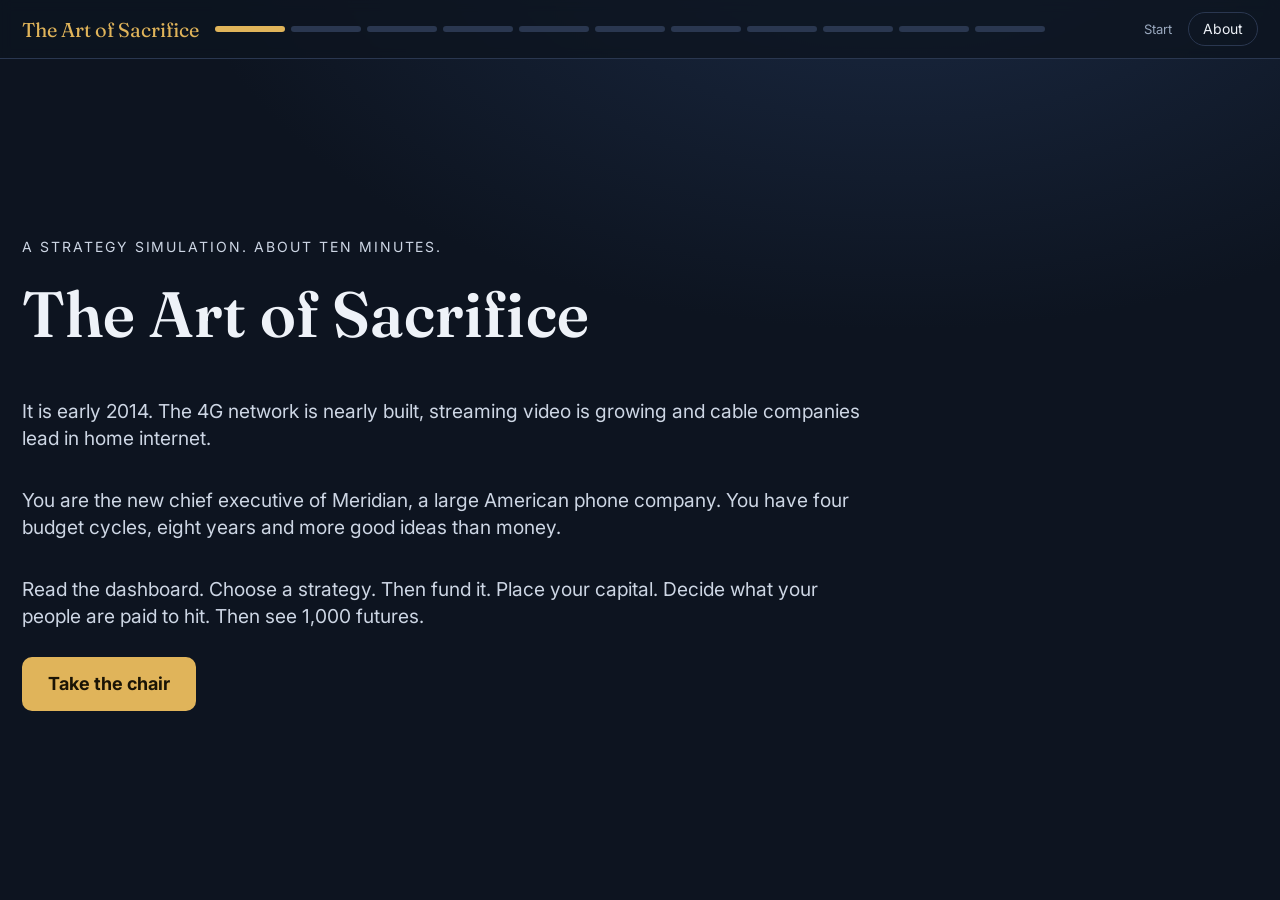
<file: index.html>
<!DOCTYPE html>
<html lang="en"><head><meta charset="utf-8"><meta name="viewport" content="width=device-width,initial-scale=1">
<title>The Art of Sacrifice</title>
<meta name="description" content="A ten minute strategy simulation. It is 2014. Choose a strategy for a telecom, fund it, choose what to measure, and see 1,000 futures.">
<link rel="preconnect" href="https://fonts.googleapis.com"><link rel="preconnect" href="https://fonts.gstatic.com" crossorigin>
<link href="https://fonts.googleapis.com/css2?family=Fraunces:opsz,wght@9..144,500;9..144,600&family=Inter:wght@400;500;600;700&display=swap" rel="stylesheet">
<style>:root{--bg:#0d1420;--panel:#141d2d;--panel2:#1a2538;--line:#2a3750;--ink:#eef2f8;--mute:#9aa8be;--brass:#e0b45a;--cy:#5cc8e8;--red:#ef6a5a;--green:#6fd08c;--amber:#f0a94a}
*{box-sizing:border-box}html,body{margin:0;height:100%}
body{background:radial-gradient(1200px 700px at 70% -10%,#1b2a44 0,var(--bg) 60%);color:var(--ink);font:16px/1.45 Inter,system-ui,sans-serif;-webkit-font-smoothing:antialiased}
h1,h2,h3{font-family:Fraunces,Georgia,serif;font-weight:600;margin:0 0 .4em;letter-spacing:.2px}
h1{font-size:clamp(34px,5vw,68px);line-height:1.02}h2{font-size:clamp(22px,2.2vw,32px)}h3{font-size:18px}
p{margin:.4em 0}.mute{color:var(--mute)}.small{font-size:13px}
button{font:inherit;color:inherit;cursor:pointer}
.top{display:flex;align-items:center;gap:16px;padding:12px 22px;border-bottom:1px solid var(--line);background:rgba(13,20,32,.8);position:sticky;top:0;z-index:5;backdrop-filter:blur(6px)}
.brand{font-family:Fraunces,serif;font-size:20px;color:var(--brass);white-space:nowrap}
.dots{display:flex;gap:6px;flex:1;align-items:center;min-width:0}
.dot{height:6px;flex:1;max-width:70px;border-radius:3px;background:var(--line)}.dot.on{background:var(--brass)}.dot.done{background:#7d6a3c}
.stepname{color:var(--mute);font-size:13px;white-space:nowrap}
.ghost{background:transparent;border:1px solid var(--line);border-radius:999px;padding:6px 14px;font-size:14px}
.ghost:hover{border-color:var(--brass)}
main{max-width:1500px;margin:0 auto;padding:22px}
.hero{min-height:calc(100vh - 120px);display:grid;align-content:center;gap:18px;max-width:900px}
.hero p{font-size:clamp(17px,1.5vw,22px);color:#cdd6e4;max-width:44em}
.cta{background:var(--brass);color:#1a1405;border:0;border-radius:10px;padding:14px 26px;font-weight:700;font-size:18px;justify-self:start}
.cta:disabled{opacity:.35;cursor:not-allowed}.cta:hover:not(:disabled){filter:brightness(1.08)}
.card{background:var(--panel);border:1px solid var(--line);border-radius:14px;padding:18px}
.grid{display:grid;gap:16px}.g2{grid-template-columns:1fr 1fr}.g3{grid-template-columns:repeat(3,1fr)}.g4{grid-template-columns:repeat(4,1fr)}
.tile b{display:block;font-family:Fraunces,serif;font-size:22px;color:var(--brass);margin:2px 0}
.tile .k{font-size:13px;text-transform:uppercase;letter-spacing:.08em;color:var(--mute)}
fieldset{border:0;padding:0;margin:14px 0 0}legend{font-family:Fraunces,serif;font-size:22px;padding:0;margin-bottom:10px}
.choice{display:block;position:relative;margin:8px 0}
.choice input{position:absolute;opacity:0;inset:0;width:100%;height:100%;cursor:pointer;margin:0}
.choice span{display:block;border:1px solid var(--line);background:var(--panel2);border-radius:10px;padding:12px 14px}
.choice input:checked+span{border-color:var(--brass);box-shadow:0 0 0 1px var(--brass) inset}
.choice input:focus-visible+span{outline:2px solid var(--cy)}
.strat{cursor:pointer;text-align:left;background:var(--panel);border:1px solid var(--line);border-radius:14px;padding:18px;display:block;width:100%}
.strat.sel{border-color:var(--brass);box-shadow:0 0 0 1px var(--brass) inset}.strat h3{color:var(--brass);font-size:22px}
.strat .k{font-size:12px;text-transform:uppercase;letter-spacing:.08em;color:var(--mute);margin-top:8px}
.fb{border-left:3px solid var(--brass);padding:8px 14px;margin-top:12px;background:var(--panel2);border-radius:0 10px 10px 0}
.board{display:grid;grid-template-columns:minmax(0,1.35fr) minmax(0,1fr);gap:16px;align-items:start}
.news{display:flex;gap:14px;align-items:baseline;margin-bottom:12px;flex-wrap:wrap}
.news .yr{font-family:Fraunces,serif;font-size:26px;color:var(--brass);white-space:nowrap}
.row{display:grid;grid-template-columns:minmax(0,1fr) auto;gap:10px;align-items:center;padding:6px 0;border-top:1px solid var(--line)}
.row:first-of-type{border-top:0}.row .nm{font-weight:600}.row .nt{font-size:13px;color:var(--mute)}
.step{display:flex;align-items:center;gap:8px}
.step button{width:40px;height:40px;border-radius:10px;border:1px solid var(--line);background:var(--panel2);font-size:22px;line-height:1}
.step button:disabled{opacity:.3;cursor:not-allowed}.step .n{width:34px;text-align:center;font:600 22px Fraunces,serif}
.chips{display:flex;gap:3px;flex-wrap:wrap;margin-top:5px;min-height:12px}
.chip{width:12px;height:12px;border-radius:50%;background:var(--brass);box-shadow:0 0 6px rgba(224,180,90,.6)}
.chip.b{background:var(--red);box-shadow:0 0 6px rgba(239,106,90,.6)}
.deal{border:1px solid var(--line);background:var(--panel2);border-radius:10px;padding:9px 14px;font-weight:600;min-width:128px}
.deal.on{background:var(--brass);color:#1a1405;border-color:var(--brass)}.deal:disabled{opacity:.35;cursor:not-allowed}
.borrow{border:1px dashed var(--red);border-radius:12px;padding:4px 12px;margin-top:10px;background:rgba(239,106,90,.06)}
.borrow .row{border:0}
.meter{display:flex;justify-content:space-between;align-items:center;gap:12px;margin-top:12px;flex-wrap:wrap}
.left{font:600 20px Fraunces,serif}.left.bad{color:var(--red)}.left.ok{color:var(--green)}
.kp{display:flex;flex-wrap:wrap;gap:8px;margin-top:8px}
.kp button{border:1px solid var(--line);background:var(--panel2);border-radius:999px;padding:8px 14px;font-size:15px}
.kp button.on{background:var(--cy);color:#04202a;border-color:var(--cy);font-weight:600}
canvas{display:block;width:100%}
.stat{display:flex;justify-content:space-between;gap:10px;padding:5px 0;font-size:15px}.stat b{font-family:Fraunces,serif}
.memo{border-left:3px solid var(--line);padding:7px 12px;margin:8px 0;background:var(--panel2);border-radius:0 8px 8px 0}
.memo.fits{border-color:var(--green)}.memo.conflicts{border-color:var(--red)}
.memo .t{font-size:12px;text-transform:uppercase;letter-spacing:.08em;color:var(--mute)}
.memo.fits .t i{color:var(--green);font-style:normal}.memo.conflicts .t i{color:var(--red);font-style:normal}
.overlay{position:fixed;inset:0;background:rgba(5,9,16,.72);display:grid;place-items:center;z-index:20;padding:16px;overflow:auto}
.modal{background:var(--panel);border:1px solid var(--line);border-radius:16px;padding:22px;max-width:860px;width:100%;max-height:92vh;overflow:auto}
.bars .b{display:grid;grid-template-columns:150px 1fr 60px;gap:10px;align-items:center;margin:8px 0}
.bars .tr{height:12px;background:var(--panel2);border-radius:6px;overflow:hidden}.bars .tr i{display:block;height:100%;background:var(--brass)}
.big{font:600 clamp(48px,6vw,88px)/1 Fraunces,serif;color:var(--brass)}
.pill{display:inline-block;border:1px solid var(--line);border-radius:999px;padding:4px 12px;margin:3px 4px 3px 0;font-size:14px}
.pill.no{border-color:var(--brass);color:var(--brass)}
table{border-collapse:collapse;width:100%}th,td{text-align:left;padding:9px 10px;border-top:1px solid var(--line);vertical-align:top}th{color:var(--mute);font-weight:500;font-size:13px;text-transform:uppercase;letter-spacing:.06em}
.tl{display:grid;grid-template-columns:72px 1fr;gap:6px 14px;margin:10px 0}.tl .y{font:600 22px Fraunces,serif;color:var(--brass)}
a{color:var(--cy)}sup a{text-decoration:none;font-size:12px}
.foot{display:flex;gap:12px;justify-content:space-between;align-items:center;margin-top:18px;flex-wrap:wrap}
@media (max-width:900px){main{padding:14px}.board,.g2,.g3,.g4{grid-template-columns:1fr}.stepname{display:none}.top{padding:10px 14px;gap:10px}.brand{font-size:16px}.bars .b{grid-template-columns:110px 1fr 48px}.tl{grid-template-columns:56px 1fr}.deal{min-width:104px}}
@media (prefers-reduced-motion:reduce){*{animation:none!important;transition:none!important}}

#gave{width:100%;padding:10px 12px;border-radius:10px;border:1px solid var(--line,#444);background:transparent;color:inherit;font:inherit}#gave option{color:#111}.ef{margin-top:8px}
</style></head>
<body><header class="top"><div class="brand">The Art of Sacrifice</div><div class="dots" id="dots" aria-hidden="true"></div><div class="stepname" id="stepname"></div><button class="ghost" id="aboutBtn">About</button></header>
<main id="app"></main><div id="ov"></div>
<script>// Illustrative model of a generic telecom in 2014. Not a forecast and not a model of any real company.
const CHIP_B = 4;
const OPTS = ['fiber','wireless','enterprise','legacy','ptv','media','cable','abroad','dividend','debt'];
const DEALS = ['ptv','media','cable','abroad'];
const KPIS = ['adds','rev','margin','fcf','churn','homes','video','biz','intl','lev'];
const DEAL_COST = { ptv: 8, media: 12, cable: 10, abroad: 8 };
const START = { debt: 6, base: 11, wireless: 50, legacy: 30, divExpected: 3, borrowMax: 6 };
const Z = { fiber:0, wireless:0, enterprise:0, legacy:0, ptv:0, media:0, cable:0, abroad:0, dividend:.5, debt:.5 };
const fit = o => Object.assign({}, Z, o);
const FIT = {
  network:   fit({ fiber:1, wireless:1, enterprise:.5 }),
  bundle:    fit({ ptv:1, wireless:1, fiber:.5 }),
  content:   fit({ media:1, wireless:1, ptv:.5, fiber:.5 }),
  broadband: fit({ cable:1, fiber:1, wireless:.5 }),
  abroad:    fit({ abroad:1, wireless:1 }),
  business:  fit({ enterprise:1, wireless:1, fiber:.5 })
};
const KZ = { adds:0, rev:0, margin:0, fcf:0, churn:0, homes:0, video:0, biz:0, intl:0, lev:.5 };
const kfit = o => Object.assign({}, KZ, o);
const KFIT = {
  network:   kfit({ churn:1, homes:1, adds:.5 }),
  bundle:    kfit({ video:1, churn:1, adds:1, rev:.5, fcf:.5 }),
  content:   kfit({ rev:1, video:.5, churn:.5, adds:.5, fcf:.5 }),
  broadband: kfit({ homes:1, churn:1, rev:.5, adds:.5 }),
  abroad:    kfit({ intl:1, adds:1, rev:.5, fcf:.5 }),
  business:  kfit({ biz:1, churn:1, rev:.5 })
};
// Tuned so each strategy, fully funded and measured to match, has a similar middle result.
const P = { fiberTake: 2.0, entTake: 2.05, wGrow: .04, tvSyn: .036, mediaMu: 1.16, mediaSyn: .012, cableMu: 1.13, abroadMu: 1.14, block: .15,
            side: { 1: 1, .5: .85, 0: .65 }, dealSide: { 1: 0, .5: -.04, 0: -.10 }, unfunded: .88 };
function rng(seed){ let a = seed>>>0; return function(){ a |= 0; a = a + 0x6D2B79F5 | 0; let t = Math.imul(a ^ a>>>15, 1|a); t = t + Math.imul(t ^ t>>>7, 61|t) ^ t; return ((t ^ t>>>14)>>>0)/4294967296; }; }
function gauss(r){ let u=0,v=0; while(u===0)u=r(); while(v===0)v=r(); return Math.sqrt(-2*Math.log(u))*Math.cos(2*Math.PI*v); }
function emptyAlloc(){ const a = { borrow:0 }; OPTS.forEach(o=>a[o]=0); return a; }
function ledger(rounds){
  let debt = START.debt; const out = []; const at = { ptv:-1, media:-1, cable:-1, abroad:-1 };
  for (let t=0; t<4; t++){
    const drag = Math.floor(debt/6); let cash = 0;
    if (at.ptv>=0 && t-at.ptv>=1 && t-at.ptv<=2) cash += 1;
    ['media','cable','abroad'].forEach(d => { if (at[d]>=0 && t-at[d]>=1) cash += 1; });
    const a = rounds[t]; const owned = {}; DEALS.forEach(d => owned[d] = at[d]>=0);
    out.push({ debtStart: debt, drag, cash, base: START.base - drag + cash, owned });
    if (!a) break;
    DEALS.forEach(d => { if (a[d]>0 && at[d]<0) at[d] = t; });
    debt = Math.max(0, debt + a.borrow - a.debt);
  }
  return out;
}
function spent(a){ let s = 0; OPTS.forEach(o => s += a[o]); return s; }
function drawFuture(r){
  const four = sd => [0,1,2,3].map(()=> gauss(r)*sd);
  return { cord: r()*.30, war: r()*.05, take: Math.exp(.25*gauss(r) - .03125), ent: Math.exp(.35*gauss(r) - .06125), rates: r()*.35,
           hits: four(.3), cab: four(.12), fx: four(.28), blocked: r() < P.block };
}
function coreShare(rounds, strategy){ let c = 0, all = 0; rounds.forEach(a => OPTS.forEach(o => { all += a[o]; if (strategy && FIT[strategy][o]===1) c += a[o]; })); return all ? c/all : 0; }
function valueOf(rounds, kpis, strategy, f){
  const F = strategy ? FIT[strategy] : null, side = o => F ? P.side[F[o]] : 1, dside = o => F ? P.dealSide[F[o]] : 0;
  const funded = !strategy || coreShare(rounds, strategy) >= .5, cm = o => (F && F[o]===1 && !funded) ? P.unfunded : 1;
  let W = START.wireless, L = START.legacy, debt = START.debt, harvest = 0, divPaid = 0, divCut = false, divPenalty = 0;
  let fiberVal = 0, fiberChips = 0, entVal = 0, entChips = 0; const own = { ptv:0, media:0, cable:0, abroad:0 };
  const maturity = [1, 1, .8, .5];
  for (let t=0; t<4; t++){
    const a = rounds[t], k = kpis[t] || [], has = id => k.indexOf(id)>=0;
    let kBuild = 1; if (has('margin')) kBuild *= .85; if (has('fcf')) kBuild *= .85; if (has('rev')) kBuild *= .95;
    let take = f.take * P.fiberTake; if (has('homes')) take *= .93; if (has('churn')) take *= 1.05;
    const fEff = a.fiber * kBuild * (has('homes') ? 1.1 : 1);
    fiberChips += fEff; fiberVal += fEff * take * maturity[t] * side('fiber') * cm('fiber');
    const eEff = a.enterprise * kBuild; let et = f.ent * P.entTake; if (has('biz')) et *= 1.08;
    entChips += eEff; entVal += eEff * et * maturity[t] * side('enterprise') * cm('enterprise');
    let war = f.war; if (has('churn')) war *= .7; if (has('adds')) war *= .6;
    const w = a.wireless * kBuild * (t===2 ? 1.25 : 1);
    let g = w>=2 ? (P.wGrow*Math.min(w-2,3) + .015*Math.max(0,w-5)) * side('wireless') * cm('wireless') : -.06*(2-w);
    if (has('adds')) g -= .012;
    if (own.ptv>0 && F && F.ptv===1) g += P.tvSyn * (1.5 - 3.3*f.cord) * cm('ptv');
    if (own.media>0 && F && F.media===1) g += P.mediaSyn * cm('media');
    W *= (1 + g - war);
    L *= .78; harvest += a.legacy * .8 * (has('margin') ? 1.15 : 1);
    if (own.ptv>0){ let d = f.cord - dside('ptv'); if (has('video')) d *= .8; own.ptv *= (1-d) * (has('video') ? .975 : 1) * cm('ptv'); }
    if (own.media>0) own.media *= Math.max(.3, P.mediaMu + f.hits[t] + dside('media')) * cm('media');
    if (own.cable>0) own.cable *= Math.max(.5, P.cableMu + f.cab[t] + dside('cable') + (has('homes') ? .01 : 0)) * cm('cable');
    if (own.abroad>0) own.abroad *= Math.max(.3, P.abroadMu + f.fx[t] + dside('abroad') + (has('intl') ? .02 : 0)) * cm('abroad');
    DEALS.forEach(d => { if (a[d]>0 && own[d]===0) own[d] = DEAL_COST[d]; });
    if (a.cable>0 && f.blocked) own.cable = -1; // regulators block the deal
    divPaid += a.dividend;
    if (a.dividend < START.divExpected){ if (!divCut){ divPenalty += 3; divCut = true; } divPenalty += .3*(START.divExpected - a.dividend); }
    debt = Math.max(0, debt + a.borrow - a.debt);
  }
  let cableVal = own.cable; if (own.cable===-1) cableVal = DEAL_COST.cable - 1.5;
  if (fiberChips >= 12) fiberVal *= 1.15; if (entChips >= 8) entVal *= 1.1;
  let levN = 0; kpis.forEach(k => { if ((k||[]).indexOf('lev')>=0) levN++; }); const rs = f.rates * (1 - .2*levN/4);
  const debtPen = debt + Math.max(0, debt-10)*rs + Math.max(0, debt-14)*.8;
  const cashBack = own.cable===-1 ? 0 : 0;
  const parts = { wireless: W, fiber: fiberVal, enterprise: entVal, legacy: L + harvest, ptv: own.ptv, media: own.media, cable: cableVal, abroad: own.abroad, dividend: divPaid - divPenalty, debt: -debtPen };
  let v = cashBack; for (const p in parts) v += parts[p];
  return { v, parts, endDebt: debt };
}
const STATUS_QUO = [0,1,2,3].map(()=>Object.assign(emptyAlloc(), { wireless:2, legacy:3, dividend:3, debt:2 }));
function futures(seed, n){ const r = rng(seed); const out = []; for (let i=0;i<n;i++) out.push(drawFuture(r)); return out; }
function simulate(rounds, kpis, strategy, fut, base){
  const vals = fut.map(f => valueOf(rounds, kpis, strategy, f).v / base * 100);
  const s = vals.slice().sort((a,b)=>a-b); const q = p => s[Math.min(s.length-1, Math.floor(p*s.length))];
  return { vals, p10: q(.1), p50: q(.5), p90: q(.9), beat: vals.filter(x=>x>=100).length / vals.length };
}
function baseline(fut){ const s = fut.map(f=>valueOf(STATUS_QUO, [[],[],[],[]], null, f).v).sort((a,b)=>a-b); return s[Math.floor(s.length/2)]; }
function project(rounds, kpis){
  const R = rounds.slice(), K = kpis.slice(); const last = R[R.length-1], lk = K[K.length-1];
  while (R.length<4){ const c = Object.assign({}, last); DEALS.forEach(d=>c[d]=0); R.push(c); K.push(lk); }
  return { R, K };
}
function coherence(rounds, kpis, strategy){
  const tot = emptyAlloc(); let all = 0, borrowed = 0;
  rounds.forEach(a => { OPTS.forEach(o => { tot[o] += a[o]; all += a[o]; }); borrowed += a.borrow; });
  let f = 0; OPTS.forEach(o => f += tot[o] * FIT[strategy][o]); f = all ? f/all : 0;
  const core = coreShare(rounds, strategy);
  const sorted = OPTS.map(o=>tot[o]).sort((a,b)=>b-a); const top2 = all ? (sorted[0]+sorted[1])/all : 0;
  let kf = 0, kn = 0; kpis.forEach(k => k.forEach(id => { kf += KFIT[strategy][id]; kn++; })); kf = kn ? kf/kn : 0;
  const led = ledger(rounds); const last = rounds[3];
  const endDebt = Math.max(0, led[3].debtStart + last.borrow - last.debt);
  const bal = Math.max(0, Math.min(1, 1 - (endDebt-10)/12));
  const said_no = OPTS.filter(o => tot[o]===0);
  const pts = { fit: 45*Math.min(1, f/.85), measures: 25*kf, focus: 15*Math.min(1, top2/.6), balance: 15*bal };
  const moved = (() => { const a = rounds[0], q = STATUS_QUO[0]; let d = 0; OPTS.forEach(o => d += Math.abs(a[o]-q[o])); return d / (spent(a) + spent(q)); })();
  return { score: Math.round(pts.fit+pts.measures+pts.focus+pts.balance), pts, tot, all, borrowed, endDebt, said_no, top2, core, funded: core>=.5, moved };
}
const Model = { CHIP_B, OPTS, DEALS, KPIS, DEAL_COST, START, FIT, KFIT, P, emptyAlloc, ledger, spent, futures, simulate, baseline, project, coherence, coreShare, valueOf, STATUS_QUO, rng };
if (typeof module !== 'undefined') module.exports = Model; else globalThis.Model = Model;

const C = {
  company: 'Meridian',
  opts: {
    fiber:      { name: 'Fiber to homes', note: 'Slow to pay back. Lasts for decades.' },
    wireless:   { name: 'Wireless network and spectrum', note: 'Two chips a cycle holds your position.' },
    enterprise: { name: 'Cloud and security for business', note: 'Services for large companies. Slow to pay back.' },
    legacy:     { name: 'Legacy copper network', note: 'Cash today from a shrinking business.' },
    ptv:        { name: 'Buy the satellite TV company', note: 'Pays back 1 chip in each of the next two cycles.' },
    cable:      { name: 'Buy the cable operator', note: 'Pays back 1 chip every cycle after. Regulators may block it.' },
    abroad:     { name: 'Buy the foreign wireless carrier', note: 'Pays back 1 chip every cycle after. Its value moves with the currency.' },
    media:      { name: 'Buy the film and TV studio', note: 'Pays back 1 chip every cycle after.' },
    dividend:   { name: 'Dividend', note: 'Shareholders expect three chips a cycle.' },
    debt:       { name: 'Pay down debt', note: 'Every six chips of debt costs one chip a cycle.' }
  },
  rows: ['fiber','wireless','enterprise','legacy','ptv','cable','abroad','media','dividend','debt'],
  kpis: {
    adds:   'Postpaid net adds',
    rev:    'Revenue growth',
    margin: 'Profit margin',
    fcf:    'Free cash flow',
    churn:  'Customer churn',
    homes:  'Homes passed',
    video:  'Video subscribers',
    biz:    'Business contract value',
    intl:   'International subscribers',
    lev:    'Debt to earnings'
  },
  strategies: {
    network:   { name: 'Best network', where: 'Connectivity only, in your own territory.', how: 'The fastest and most reliable wireless and fiber.' },
    bundle:    { name: 'The bundle', where: 'Connectivity plus TV.', how: 'One bill for phone, internet and TV, at scale.' },
    content:   { name: 'Content plus distribution', where: 'Connectivity plus owned film and TV.', how: 'Exclusive content delivered over your own network.' },
    broadband: { name: 'Broadband everywhere', where: 'Home internet across the country.', how: 'Buy cable lines outside your territory and build fiber inside it.' },
    abroad:    { name: 'Go abroad', where: 'Wireless in faster growing countries.', how: 'Export what you know about running wireless networks.' },
    business:  { name: 'Business first', where: 'Large companies and governments.', how: 'Sell cloud, security and connected devices on top of the network.' }
  },
  guess: {
    q: 'Before you start. A company announces a new strategy. How much of next year’s budget should move to fund it?',
    a: [['2', 'About 2%'], ['5', 'About 5%'], ['10', 'About 10%'], ['20', 'About 20%']]
  },
  tiles: [
    ['Wireless', '54% of revenue', 'Subscribers are growing 1% a year. A challenger just cut its prices.'],
    ['Legacy voice and copper', '22% of revenue', 'Shrinking 9% a year.'],
    ['Home internet', 'Fiber reaches 5% of homes', 'Cable sells faster speeds in 70% of your territory.'],
    ['Television', 'Small resale business', 'Thin margins. Streaming services are growing.'],
    ['Balance sheet', 'Debt is 1.8 times earnings', 'Investment grade credit rating.'],
    ['Dividend', 'Raised 30 years in a row', 'Takes 45% of free cash flow.']
  ],
  diag: {
    q: 'What is the biggest challenge on this dashboard?',
    a: [
      ['core', 'The core is flattening while legacy shrinks, so future cash is at risk.', 'The dashboard supports this reading. Wireless is growing 1% a year and legacy is shrinking 9% a year. Together they are 76% of revenue.'],
      ['debt', 'Debt is too high, so interest costs will crowd out new investment.', 'Debt is 1.8 times earnings with an investment grade rating. The dashboard does not show a debt problem today. The core growing 1% while legacy shrinks 9% is the larger number.'],
      ['div', 'The dividend is too generous, so shareholders are draining needed capital.', 'The dividend takes 45% of free cash flow and is covered today. The core growing 1% while legacy shrinks 9% is the larger number.'],
      ['brand', 'The brand is weak, so customers will keep leaving for cheaper rivals.', 'The dashboard has no brand data. It does show the core growing 1% while legacy shrinks 9%.']
    ]
  },
  news: [
    ['2014 and 2015', 'A satellite TV company, a cable operator and a foreign wireless carrier are open to offers. A challenger carrier has dropped contracts and cut prices.'],
    ['2016 and 2017', 'A film and TV studio is now for sale. The other three sellers are still open to offers. Streaming is growing.'],
    ['2018 and 2019', 'The government is auctioning new spectrum for 5G. Wireless chips do 25% more this cycle. The studio and the foreign carrier are still for sale.'],
    ['2020 and 2021', 'Interest rates are rising. Customers want faster home internet. No companies are for sale.']
  ],
  dealRounds: { ptv: [0,1], cable: [0,1], abroad: [0,1,2], media: [1,2] },
  mck: 'McKinsey reviewed more than 1,600 US companies from 1990 to 2005. The capital a business unit received in one year had a 0.92 correlation with what it received the year before.',
  transfer: 'In your own unit, what are you funding a little of that you could stop funding?',
  timeline: [
    ['2014', 'AT&T reports $132.4 billion in revenue, $82.1 billion in total debt and dividends of $1.85 a share. In May it agrees to buy DIRECTV.', ['ar14','dtvpr']],
    ['2015', 'The DIRECTV deal closes in July. AT&T put the equity value at $48.5 billion and the total at $67.1 billion with DIRECTV debt. By then AT&T has also acquired two wireless carriers in Mexico, Iusacell and Nextel Mexico.', ['dtv8k','dtvpr','dtvclose']],
    ['2018', 'The Time Warner deal closes in June at $85.4 billion. AT&T reports net debt of $180.4 billion at the close.', ['twpr']],
    ['2020', 'AT&T records a $15.5 billion noncash impairment on its domestic video business in the fourth quarter.', ['q420']],
    ['2021', 'AT&T moves its US video business into a venture with TPG. The deal implies an enterprise value of $16.25 billion. AT&T keeps 70%.', ['tpg21']],
    ['2022', 'WarnerMedia is spun off and merged with Discovery in April. AT&T receives $40.4 billion in cash, and WarnerMedia keeps certain debt. The annual dividend goes from $2.08 to $1.11 a share. AT&T says it will step up investment in 5G and fiber, with a plan to reach 30 million fiber locations by the end of 2025.', ['wbd22','div22']],
    ['2024', 'AT&T agrees to sell its remaining 70% of DIRECTV to TPG and expects about $7.6 billion in cash payments.', ['tpg24']]
  ],
  sources: {
    ar14:  ['AT&T Inc., 2014 Annual Report, Exhibit 13 to Form 10-K', 'https://www.sec.gov/Archives/edgar/data/732717/000073271715000016/ex13.htm'],
    dtv8k: ['AT&T Inc., Form 8-K, DIRECTV merger closing, July 24, 2015', 'https://sec.gov/Archives/edgar/data/732717/000073271715000069/form8k.htm'],
    dtvpr: ['AT&T and DIRECTV merger announcement, May 18, 2014, as reported by Advanced Television', 'https://www.advanced-television.com/2014/05/19/att-acquires-directv-for-48-5bn/'],
    twpr:  ['AT&T Completes Acquisition of Time Warner Inc., June 2018, as reported by Telecompaper', 'https://www.telecompaper.com/news/atandt-completes-acquisition-of-time-warner--1248664'],
    q420:  ['AT&T Inc., Form 8-K, fourth quarter 2020 results, January 27, 2021', 'https://www.sec.gov/Archives/edgar/data/732717/000073271721000007/t-20210127.htm'],
    tpg21: ['AT&T and TPG to Form New Entity to Operate AT&T’s U.S. Video Unit, February 25, 2021', 'https://about.att.com/story/2021/video.html'],
    wbd22: ['Discovery and AT&T Close WarnerMedia Transaction, April 8, 2022, as reported by Telecompetitor', 'https://www.telecompetitor.com/att-and-discovery-close-warnermedia-transaction/'],
    div22: ['AT&T Inc., Form 8-K, February 1, 2022', 'https://www.sec.gov/Archives/edgar/data/732717/000119312522023926/d297230d8k.htm'],
    tpg24: ['AT&T Sells Remaining Stake in DIRECTV to TPG, September 30, 2024', 'https://about.att.com/story/2024/directv-to-tpg.html'],
    dtvclose: ['AT&T Completes Acquisition of DIRECTV, July 24, 2015, as reprinted by Converge Digest', 'https://convergedigest.com/at-completes-acquisition-of-directv/'],
    mck:   ['Stephen Hall, Dan Lovallo and Reinier Musters, “How to put your money where your strategy is,” McKinsey Quarterly, March 2012', 'https://mckinsey.com/capabilities/strategy-and-corporate-finance/our-insights/how-to-put-your-money-where-your-strategy-is'],
    ptw:   ['A. G. Lafley and Roger L. Martin, Playing to Win: How Strategy Really Works (Harvard Business Review Press, 2013)', ''],
    porter:['Michael E. Porter, “What Is Strategy?” Harvard Business Review, November to December 1996', ''],
    kerr:  ['Steven Kerr, “On the Folly of Rewarding A, While Hoping for B,” Academy of Management Journal 18, no. 4 (1975)', '']
  }
};
function memos(a, k, strat, ctx){
  const out = []; const has = id => k.indexOf(id)>=0; const build = a.fiber + a.wireless;
  const tag = id => Model.KFIT[strat][id]===1 ? 'fits' : (Model.KFIT[strat][id]===0 ? 'conflicts' : 'neutral');
  if (has('margin')) out.push(['margin', build>0 ? 'Regional leaders hit the margin target by slowing construction crews. Your network chips built 15% less.' : 'Leaders hit the margin target by trimming legacy upkeep costs. Legacy cash rose 15%.']);
  if (has('fcf')) out.push(['fcf', build>0 ? 'Finance pushed capital projects into next year to protect free cash flow. Your network chips built 15% less.' : 'Finance protected free cash flow. There was no network build to delay.']);
  if (has('rev')) out.push(['rev', Model.DEALS.some(d=>a[d]||ctx.owned[d]) ? 'Revenue jumped with the acquisition. Teams spent the cycle on integration and network build ran 5% slower.' : 'Sales teams chased low margin equipment revenue. Revenue grew and wireless value slipped 1%.']);
  if (has('adds')) out.push(['adds', 'Stores gave away phones to hit net adds. Subscribers rose and revenue per customer fell.']);
  if (has('churn')) out.push(['churn', 'Care teams fixed repeat problems to keep customers. Rival price cuts hurt 30% less.']);
  if (has('homes')) out.push(['homes', a.fiber>0 ? 'Crews built fiber fast, in the places where it was cheapest. Homes passed rose 10% and sign ups per home fell 7%.' : ((a.cable||ctx.owned.cable) ? 'The cable unit extended its lines to count more homes passed.' : 'You measured homes passed and funded no fiber or cable. Nobody could act on this.')]);
  if (has('video')) out.push(['video', (a.ptv||ctx.owned.ptv) ? 'Video teams discounted bundles to hold subscribers. Losses slowed 20% and each subscriber earned less.' : 'You measured video subscribers and you own no video business. Nobody could act on this.']);
  if (has('biz')) out.push(['biz', a.enterprise>0 ? 'Account teams signed long contracts with large customers. Business services earned 8% more per chip.' : 'You measured business contract value and funded no business services. Nobody could act on this.']);
  if (has('intl')) out.push(['intl', (a.abroad||ctx.owned.abroad) ? 'The foreign unit pushed hard for subscribers. Its value grew 2 points faster.' : 'You measured international subscribers and you own no foreign carrier. Nobody could act on this.']);
  if (has('lev')) out.push(['lev', a.borrow>2 ? 'Treasury objected to the borrowing. You overrode them.' : 'Treasury refinanced early. Rising rates will hurt less.']);
  return out.map(m => ({ id: m[0], text: m[1], tag: tag(m[0]) }));
}
globalThis.C = C; globalThis.memos = memos;

// Effort report: time on open decisions, time spent working after a wrong answer, time against
// confidence and correctness, and optional work. A very rough stand-in for effort, not a measure of learning.
// EF.watch(fn): fn returns the label of the decision now open, or null.
// EF.mark({ ok, conf }): how the decision just committed turned out (conf 0 guessing, 1 fairly sure, 2 very sure).
// EF.wrong(): a wrong answer was just shown. EF.resolved(): the player has answered again or moved on.
// EF.extra(label): one piece of optional work or a voluntary return to the evidence.
const EF = (() => {
  const items = [], opt = {}, CONF = ['Guessing', 'Fairly sure', 'Very sure'];
  let cur = null, prev = null, fn = null, last = Date.now(), act = Date.now(), seen = new Set(), aw = null; const after = [];
  const live = (n) => !document.hidden && n - act < 90000;
  const tick = () => {
    const n = Date.now(); let lab = null; try { lab = fn ? fn() : null; } catch (e) { }
    if (cur && lab !== cur.label) { prev = cur; cur = null; }
    if (lab && !cur) { cur = items.find((i) => i.label === lab); if (!cur) { cur = { label: lab, ms: 0, rev: 0 }; items.push(cur); } seen = new Set(); }
    const d = Math.min(n - last, 2000);
    if (cur && live(n)) cur.ms += d;
    if (aw && live(n)) aw.ms += d;
    last = n;
  };
  setInterval(tick, 400);
  ['pointerdown', 'keydown', 'input'].forEach((e) => addEventListener(e, () => { act = Date.now(); }, true));
  addEventListener('click', (e) => {
    const t = e.target.closest && e.target.closest('input[type=radio],label,.pick,.pred,.chip,.pick button,.opt'); if (!t) return; tick(); if (!cur) return;
    const i = t.matches('label') ? t.querySelector('input') : t; if (!i) return;
    const k = i.name || i.dataset.k || (i.parentElement && (i.parentElement.id || i.parentElement.getAttribute('aria-label'))) || 'x';
    if (seen.has(k)) cur.rev++; else seen.add(k);
  }, true);
  const mmss = (ms) => { const s = Math.round(ms / 1000); return (s >= 60 ? Math.floor(s / 60) + ' min ' : '') + (s % 60) + ' s'; };
  const avg = (a) => (a.length ? mmss(a.reduce((x, i) => x + i.ms, 0) / a.length) : '');
  const sum = () => {
    tick(); const d = items.filter((i) => i.ms > 400), tot = d.reduce((a, i) => a + i.ms, 0), top = d.slice().sort((a, b) => b.ms - a.ms)[0], rev = d.reduce((a, i) => a + i.rev, 0), ex = Object.entries(opt);
    const m = items.filter((i) => i.ok !== undefined), right = m.filter((i) => i.ok), wrong = m.filter((i) => !i.ok);
    const byC = CONF.map((c, k) => { const g = m.filter((i) => i.conf === k); return g.length ? `${c}: ${g.filter((i) => i.ok).length} of ${g.length} right, about ${avg(g)} each` : ''; }).filter(Boolean);
    const aft = after.filter((a) => a.ms > 300);
    return { d, tot, top, rev, ex, right, wrong, byC, aft };
  };
  const lines = () => {
    const { d, tot, top, rev, ex, right, wrong, byC, aft } = sum(); if (!d.length) return [];
    const L = [`Time on decisions: ${mmss(tot)} across ${d.length} ${d.length === 1 ? 'decision' : 'decisions'}.${top ? ` Longest: ${top.label} (${mmss(top.ms)}).` : ''}`];
    if (aft.length) L.push(`After a wrong answer you kept working ${aft.length} ${aft.length === 1 ? 'time' : 'times'}, for ${mmss(aft.reduce((a, i) => a + i.ms, 0))} in all, before answering again or moving on.`);
    if (right.length && wrong.length) L.push(`Decisions you got right took about ${avg(right)} each. Decisions you got wrong took about ${avg(wrong)} each.`);
    if (byC.length) L.push(`Time against confidence. ${byC.join('. ')}.`);
    L.push(`Answers changed before committing: ${rev}. Optional work and returns to the evidence: ${ex.length ? ex.map(([k, n]) => `${k}${n > 1 ? ' ×' + n : ''}`).join(', ') : 'none'}.`);
    return L;
  };
  return {
    watch(f) { fn = f; }, extra(k) { opt[k] = (opt[k] || 0) + 1; }, tick, items, opt, after,
    mark(o) { tick(); const it = cur || prev; if (it && it.ok === undefined) Object.assign(it, o); },
    wrong() { tick(); if (!aw) { aw = { ms: 0 }; after.push(aw); } }, resolved() { tick(); aw = null; },
    html() { const L = lines(); return L.length ? `<h3>Effort</h3>${L.map((l) => `<p class="small ef">${l.replace(/^([^:.]{3,40}:)/, '<b>$1</b>')}</p>`).join('')}<p class="small ef hint">The clock runs only while a decision is open and you are active. Time is a very rough stand-in for effort. It is not a measure of learning, and it is not scored.</p>` : ''; },
    text() { const L = lines(); return L.length ? 'Effort (a very rough stand-in). ' + L.join(' ') : ''; },
  };
})();

(function(){
const M = Model, $ = s => document.querySelector(s), app = $('#app'), ov = $('#ov');
const Q = new URLSearchParams(location.search), FAST = Q.has('fast') || matchMedia('(prefers-reduced-motion:reduce)').matches;
const lc = n => n.charAt(0).toLowerCase() + n.slice(1);
const esc = s => String(s).replace(/&/g,'&amp;').replace(/</g,'&lt;');
const STEPS = ['intro','guess','diag','choose','r0','r1','r2','r3','futures','debrief','reveal'];
const NAMES = ['Start','Opening guess','Diagnose','Choose','Cycle 1','Cycle 2','Cycle 3','Cycle 4','1,000 futures','Debrief','The real case'];
let S, histDone = false;
function reset(){
  const seed = Q.has('seed') ? +Q.get('seed') : (Date.now() % 1e9);
  const fut = M.futures(seed, 1000);
  histDone = false; S = { step:'intro', guess:null, diag:null, strat:null, rounds:[], kpis:[], cur:M.emptyAlloc(), curK:[], seed, fut, base:M.baseline(fut), strip:[], memoLog:[], drawn:null, sim:null, self:null, order:shuffle(98, seed) };
}
function shuffle(n, seed){ const r = M.rng(seed+7), a = [...Array(n).keys()]; for (let i=n-1;i>0;i--){ const j = Math.floor(r()*(i+1)); [a[i],a[j]] = [a[j],a[i]]; } return a; }
const t = () => S.rounds.length;
const led = () => M.ledger(S.rounds.concat([S.cur]))[t()];
const avail = () => led().base + S.cur.borrow;
const left = () => avail() - M.spent(S.cur);
const bil = n => '$' + (n*M.CHIP_B) + ' billion';
const pct = b => (b<1 ? Math.min(99, Math.round(b*100)) : 100) + '%';
const plural = (n, w) => n + ' ' + w + (n===1 ? '' : 's');

function go(step){ S.step = step; render(); scrollTo(0,0); const h = app.querySelector('h1,h2'); if (h){ h.tabIndex = -1; h.focus({preventScroll:true}); } }
function dots(){ const i = STEPS.indexOf(S.step); $('#dots').innerHTML = STEPS.map((s,j)=>`<div class="dot ${j<i?'done':''} ${j===i?'on':''}"></div>`).join(''); $('#stepname').textContent = NAMES[i]; }
function render(){ dots(); ({intro, guess, diag, choose, futures, debrief, reveal}[S.step] || round)(); }

function intro(){
  app.innerHTML = `<section class="hero"><p class="mute" style="letter-spacing:.14em;text-transform:uppercase;font-size:14px">A strategy simulation. About ten minutes.</p>
  <h1>The Art of Sacrifice</h1>
  <p>It is early 2014. The 4G network is nearly built, streaming video is growing and cable companies lead in home internet.</p>
  <p>You are the new chief executive of ${C.company}, a large American phone company. You have four budget cycles, eight years and more good ideas than money.</p>
  <p>Read the dashboard. Choose a strategy. Then fund it. Place your capital. Decide what your people are paid to hit. Then see 1,000 futures.</p>
  <button class="cta" data-go="guess">Take the chair</button></section>`;
}
function radios(name, items, sel){ return items.map(a=>`<label class="choice"><input type="radio" name="${name}" value="${a[0]}" ${sel===a[0]?'checked':''}><span>${esc(a[1])}</span></label>`).join(''); }
function guess(){
  app.innerHTML = `<section class="card" style="max-width:820px;margin:6vh auto"><h2>One question first</h2><p class="mute">This is not scored.</p>
  <fieldset><legend>${C.guess.q}</legend>${radios('guess', C.guess.a, S.guess)}</fieldset>
  <div class="foot"><span></span><button class="cta" data-go="diag" ${S.guess?'':'disabled'}>Continue</button></div></section>`;
}
function diag(){
  const pick = C.diag.a.find(a=>a[0]===S.diag);
  app.innerHTML = `<h2>${C.company} in early 2014</h2><p class="mute">A fictional company. The figures are illustrative.</p>
  <div class="grid g3" style="margin:14px 0">${C.tiles.map(x=>`<div class="card tile"><div class="k">${x[0]}</div><b>${x[1]}</b><div>${x[2]}</div></div>`).join('')}</div>
  <div class="card"><fieldset><legend>${C.diag.q}</legend>${radios('diag', C.diag.a, S.diag)}</fieldset>
  ${pick?`<div class="fb" role="status">${pick[2]} <span class="mute">This step is not scored.</span></div>`:''}
  <div class="foot"><span></span><button class="cta" data-go="choose" ${S.diag?'':'disabled'}>Choose a strategy</button></div></div>`;
}
function choose(){
  app.innerHTML = `<h2>Where will you play, and how will you win?</h2><p class="mute">Each was a live option for a carrier in 2014. Pick one. Then you have to fund it: your score will measure whether your capital and your measures match your choice.</p>
  <div class="grid g3" style="margin:14px 0">${Object.keys(C.strategies).map(id=>{ const s=C.strategies[id]; return `<button class="strat ${S.strat===id?'sel':''}" data-strat="${id}" aria-pressed="${S.strat===id}"><h3>${s.name}</h3><div class="k">Where to play</div><div>${s.where}</div><div class="k">How to win</div><div>${s.how}</div></button>`; }).join('')}</div>
  <div class="foot"><span class="mute">Each chip you place later is ${bil(1)}.</span><button class="cta" data-go="r0" ${S.strat?'':'disabled'}>Open the first budget</button></div>`;
}
function startRound(){
  const prev = S.rounds[t()-1]; S.cur = M.emptyAlloc(); S.curGave = ''; S.gave = S.gave || [];
  if (prev){ ['fiber','wireless','enterprise','legacy','dividend','debt'].forEach(o=>S.cur[o]=prev[o]); S.curK = S.kpis[t()-1].slice();
    let over = -left(); const order = ['debt','legacy','dividend','enterprise','wireless','fiber']; let i = 0;
    while (over>0 && i<300){ const o = order[i%6]; if (S.cur[o]>0){ S.cur[o]--; over--; } i++; }
    S.cur.debt = Math.min(S.cur.debt, led().debtStart); }
}
function round(){
  const i = t(), L = led(), l = left(), nw = C.news[i], a = S.cur;
  const stepper = o => { const max = o==='debt' ? L.debtStart : 99;
    return `<div class="row"><div><div class="nm">${C.opts[o].name}</div><div class="nt">${C.opts[o].note}</div><div class="chips">${'<i class="chip"></i>'.repeat(a[o])}</div></div>
    <div class="step"><button data-dec="${o}" aria-label="Less ${C.opts[o].name}" ${a[o]<=0?'disabled':''}>&minus;</button><div class="n" id="n-${o}">${a[o]}</div><button data-inc="${o}" aria-label="More ${C.opts[o].name}" ${(l<=0||a[o]>=max)?'disabled':''}>+</button></div></div>`; };
  const deal = o => { const owned = L.owned[o], open = C.dealRounds[o].indexOf(i)>=0, on = a[o]>0;
    const lab = owned ? 'Owned' : (!open ? 'Not for sale' : (on ? 'Buying' : 'Buy for ' + M.DEAL_COST[o]));
    return `<div class="row"><div><div class="nm">${C.opts[o].name}</div><div class="nt">Costs ${M.DEAL_COST[o]} chips. ${C.opts[o].note}</div><div class="chips">${'<i class="chip"></i>'.repeat(a[o])}</div></div>
    <button class="deal ${on?'on':''}" data-deal="${o}" aria-pressed="${on}" ${(owned||!open)?'disabled':''}>${lab}</button></div>`; };
  app.innerHTML = `<div class="news"><span class="yr">${nw[0]}</span><span>${nw[1]}</span></div>
  <div class="board"><div class="card"><h2>Place your capital</h2>
    <p class="mute">You have ${plural(L.base,'chip')} this cycle. Each chip is ${bil(1)}.${L.drag?` Interest on your debt took ${plural(L.drag,'chip')}.`:''}${L.cash?` Acquired businesses added ${plural(L.cash,'chip')}.`:''}</p>
    <div class="meter" style="margin:4px 0 8px"><div class="left ${l<0?'bad':(l===0?'ok':'')}" id="left">${l<0?`Over by ${-l}. Remove chips or borrow.`:(l===0?'All capital placed':`${plural(l,'chip')} left to place`)}</div></div>
    ${C.rows.map(o=>M.DEALS.indexOf(o)>=0?deal(o):stepper(o)).join('')}
    <div class="borrow"><div class="row"><div><div class="nm">Borrow</div><div class="nt">Up to ${M.START.borrowMax} more chips this cycle. It lets you fund more and choose less.</div><div class="chips">${'<i class="chip b"></i>'.repeat(a.borrow)}</div></div>
    <div class="step"><button data-dec="borrow" aria-label="Borrow less" ${a.borrow<=0?'disabled':''}>&minus;</button><div class="n" id="n-borrow">${a.borrow}</div><button data-inc="borrow" aria-label="Borrow more" ${a.borrow>=M.START.borrowMax?'disabled':''}>+</button></div></div></div>
  </div>
  <div class="grid"><div class="card"><h3>Pay your people on three measures</h3><p class="mute small">They will hit what you measure.</p>
    <div class="kp">${M.KPIS.map(k=>`<button data-kpi="${k}" class="${S.curK.indexOf(k)>=0?'on':''}" aria-pressed="${S.curK.indexOf(k)>=0}">${C.kpis[k]}</button>`).join('')}</div></div>
    <div class="card"><h3>${C.company} territory</h3><canvas id="map" height="190"></canvas>
      <div class="stat"><span>Your strategy</span><b>${C.strategies[S.strat].name}</b></div>
      <div class="stat"><span>Debt</span><b>${bil(L.debtStart + a.borrow - a.debt)}</b></div>
      <div class="stat"><span>Companies owned</span><b>${M.DEALS.filter(d=>L.owned[d]).map(d=>({ptv:'Satellite TV',media:'Studio',cable:'Cable',abroad:'Foreign carrier'})[d]).join(', ') || 'None'}</b></div>
      ${S.strip.length?'<canvas id="strip" height="'+(34+S.strip.length*26)+'"></canvas>':''}</div>
    <div class="card"><h3>Name the sacrifice</h3><p class="mute small">Before you commit: what is the main thing you are giving up this cycle?</p>
      <select id="gave" name="gave" aria-label="What you are giving up this cycle"><option value="">Choose one</option>${C.rows.map(o=>`<option value="${o}" ${S.curGave===o?'selected':''}>${C.opts[o].name}</option>`).join('')}<option value="none" ${S.curGave==='none'?'selected':''}>Nothing. I am funding some of everything.</option></select></div>
    <button class="cta" id="commit" data-commit="1" ${(l===0&&S.curK.length===3&&S.curGave)?'':'disabled'} style="justify-self:stretch">${l!==0?'Place all your capital':(S.curK.length!==3?'Pick three measures':(!S.curGave?'Name the sacrifice':'Commit this cycle'))}</button>
  </div></div>`;
  drawMap(); if (S.strip.length) drawStrip($('#strip'), S.strip);
}
function ctx2d(c){ const d = Math.min(2, devicePixelRatio||1), w = c.clientWidth, h = +c.getAttribute('height'); c.width = w*d; c.height = h*d; c.style.height = h+'px'; const x = c.getContext('2d'); x.scale(d,d); return [x,w,h]; }
function drawMap(){
  const c = $('#map'); if (!c) return; const [x,w,h] = ctx2d(c); const all = S.rounds.concat([S.cur]);
  let fib = 0, wl = 0; all.forEach(a=>{ fib += a.fiber; wl += a.wireless; }); const lit = Math.min(98, Math.round(fib*3.3));
  const cols = 14, rows = 7, gx = w/(cols+.5), gy = (h-20)/(rows+.3), r = Math.min(gx,gy)*.28, age = all.length;
  const litSet = new Set(S.order.slice(0, lit)); const glow = Math.min(1, wl/(all.length*4));
  for (let j=0;j<rows;j++) for (let i=0;i<cols;i++){ const id = j*cols+i, cx = gx*(i+.6+(j%2)*.5), cy = gy*(j+.65);
    if (glow>0 && id%5===2){ x.beginPath(); x.arc(cx,cy,r*(2.2+glow*1.8),0,7); x.strokeStyle = `rgba(92,200,232,${.12+glow*.4})`; x.lineWidth = 1.2; x.stroke(); }
    x.beginPath(); x.arc(cx,cy,r,0,7);
    if (litSet.has(id)){ x.shadowColor = '#f0a94a'; x.shadowBlur = 10; x.fillStyle = '#f5c26b'; } else { x.shadowBlur = 0; x.fillStyle = `rgba(150,165,190,${Math.max(.12,.42-age*.07)})`; }
    x.fill(); x.shadowBlur = 0; }
  x.font = '12px Inter'; x.fillStyle = '#9aa8be'; x.fillText('Amber is fiber. Rings are wireless. Grey is copper.', 4, h-3);
}
const AX = [55, 185];
function drawStrip(c, strip){
  const [x,w,h] = ctx2d(c); const px = v => 78 + (Math.max(AX[0],Math.min(AX[1],v))-AX[0])/(AX[1]-AX[0])*(w-90);
  x.font = '12px Inter'; x.fillStyle = '#9aa8be'; x.fillText('Value at the end of 2021 if you repeat this cycle. 100 is status quo.', 0, 12);
  x.strokeStyle = '#9aa8be'; x.setLineDash([3,3]); x.beginPath(); x.moveTo(px(100),18); x.lineTo(px(100),h); x.stroke(); x.setLineDash([]);
  strip.forEach((s,i)=>{ const y = 34+i*26; x.fillStyle = '#9aa8be'; x.fillText('Cycle '+(i+1), 0, y+4);
    x.fillStyle = 'rgba(224,180,90,.35)'; x.fillRect(px(s.p10), y-6, Math.max(2,px(s.p90)-px(s.p10)), 12);
    x.fillStyle = '#e0b45a'; x.fillRect(px(s.p50)-1.5, y-9, 3, 18); x.fillStyle = '#eef2f8'; x.fillText(Math.round(s.p50), Math.min(w-22, px(s.p90)+6), y+4); });
}
function commit(){
  const L = led(), a = Object.assign({}, S.cur), k = S.curK.slice(), i = t();
  const ms = memos(a, k, S.strat, L); S.memoLog.push(ms); S.rounds.push(a); S.kpis.push(k); (S.gave = S.gave || []).push({ o: S.curGave, chips: S.curGave==='none' ? null : a[S.curGave] });
  const P = M.project(S.rounds, S.kpis); const sim = M.simulate(P.R, P.K, S.strat, S.fut, S.base); S.strip.push(sim);
  ov.innerHTML = `<div class="overlay"><div class="modal" role="dialog" aria-modal="true" aria-labelledby="mh"><h2 id="mh" tabindex="-1">What your people did in ${C.news[i][0]}</h2>
  ${ms.map(m=>`<div class="memo ${m.tag}"><div class="t">${C.kpis[m.id]} ${m.tag==='fits'?'<i>Fits your strategy</i>':(m.tag==='conflicts'?'<i>Works against your strategy</i>':'')}</div>${m.text}</div>`).join('')}
  <canvas id="strip2" height="${34+S.strip.length*26}" style="margin-top:14px"></canvas>
  <div class="foot"><span class="mute small">The bar runs from the 10th to the 90th percentile of 1,000 futures.</span><button class="cta" data-next="1">${i<3?'Next cycle':'Run 1,000 futures'}</button></div></div></div>`;
  drawStrip($('#strip2'), S.strip); $('#mh').focus();
}
function next(){ ov.innerHTML = ''; if (t()<4){ startRound(); go('r'+t()); } else { S.sim = M.simulate(S.rounds, S.kpis, S.strat, S.fut, S.base); go('futures'); } }

function dice(f){
  const o = [['Customers leaving pay TV', f.cord<.14?'slowly':(f.cord<.25?'steadily':'fast')], ['Wireless price war', f.war<.017?'mild':(f.war<.034?'moderate':'severe')],
    ['Fiber sign ups', f.take<.87?'low':(f.take<1.15?'typical':'high')], ['Interest rates', f.rates<.12?'barely rose':(f.rates<.24?'rose':'rose sharply')]];
  const any = o => S.rounds.some(a=>a[o]>0), avg = x => x.reduce((p,c)=>p+c,0)/4;
  if (any('enterprise')) o.push(['Business demand', f.ent<.8?'low':(f.ent<1.15?'typical':'high')]);
  if (any('cable')) o.push(['Cable deal', f.blocked?'blocked by regulators':'approved']);
  if (any('abroad')) o.push(['Foreign currency', avg(f.fx)<-.07?'fell':(avg(f.fx)<.07?'held':'rose')]);
  if (S.rounds.some(a=>a.media>0)){ const m = avg(f.hits); o.push(['Studio releases', m<-.07?'missed':(m<.07?'were mixed':'were hits')]); }
  return o;
}
function futures(){
  const s = S.sim;
  app.innerHTML = `<h2>Your plan in 1,000 futures</h2><p class="mute">Each dot is one possible end of 2021. The futures differ in how fast customers leave pay TV, how hard rivals cut prices, how many homes and businesses sign up, how far rates rise, how currencies move, how the studio performs and whether regulators block the cable deal.</p>
  <div class="card"><canvas id="hist" height="330"></canvas>
  <div class="grid g4" style="margin-top:10px"><div class="tile"><div class="k">Weak future, 10th percentile</div><b>${Math.round(s.p10)}</b></div><div class="tile"><div class="k">Middle future</div><b>${Math.round(s.p50)}</b></div><div class="tile"><div class="k">Strong future, 90th percentile</div><b>${Math.round(s.p90)}</b></div><div class="tile"><div class="k">Beat the status quo plan</div><b>${pct(s.beat)}</b></div></div>
  <div id="drawbox" class="fb" style="display:none" role="status"></div>
  <div class="foot"><span class="mute small">100 is the middle result of the status quo plan: hold wireless, maintain copper, pay the dividend, pay down debt.</span><span><button class="cta" id="drawBtn" data-draw="1">Draw your future</button> <button class="cta" id="toDeb" data-go="debrief" style="display:none">Debrief</button></span></div></div>`;
  animHist(); if (S.drawn!=null) showDraw();
}

function animHist(){
  const c = $('#hist'), [x,w,h] = ctx2d(c), s = S.sim, binW = 4, nb = Math.ceil((AX[1]-AX[0])/binW), counts = new Array(nb).fill(0);
  const raw = s.vals.map(v=>{ const b = Math.max(0, Math.min(nb-1, Math.floor((v-AX[0])/binW))); return [b, counts[b]++]; });
  const mx = Math.max.apply(null, counts), bw = (w-20)/nb; let d = 14, cols = 1;
  for (; d>2; d-=.5){ cols = Math.max(1, Math.floor((bw-2)/d)); if (Math.ceil(mx/cols)*d <= h-56) break; }
  const rr = d*.4, pos = raw.map(r=>[r[0], Math.floor(r[1]/cols), r[1]%cols]);
  const cxOf = q => 10 + q[0]*bw + (bw-cols*d)/2 + (q[2]+.5)*d, cyOf = q => h-32-(q[1]+.5)*d;
  const px = v => 10 + (v-AX[0])/binW*bw; const start = performance.now(), dur = (FAST || histDone) ? 0 : 2200;
  function frame(now){ const p = dur ? Math.min(1,(now-start)/dur) : 1; x.clearRect(0,0,w,h);
    x.strokeStyle = '#2a3750'; x.beginPath(); x.moveTo(0,h-28); x.lineTo(w,h-28); x.stroke();
    x.font = '12px Inter'; x.fillStyle = '#9aa8be'; for (let v=60; v<=180; v+=20){ x.fillText(v, px(v)-8, h-10); }
    x.setLineDash([4,4]); x.strokeStyle = '#9aa8be'; x.beginPath(); x.moveTo(px(100),10); x.lineTo(px(100),h-28); x.stroke(); x.setLineDash([]); x.fillText('Status quo', px(100)+6, 20);
    const n = Math.floor(p*pos.length);
    for (let i=0;i<n;i++){ const cx = cxOf(pos[i]), cy = cyOf(pos[i]); x.beginPath(); x.arc(cx,cy,rr,0,7); x.fillStyle = pos[i][0]*binW+AX[0] >= 100 ? 'rgba(224,180,90,.85)' : 'rgba(154,168,190,.7)'; x.fill(); }
    if (S.drawn!=null && p===1){ const cx = cxOf(pos[S.drawn]), cy = cyOf(pos[S.drawn]); x.beginPath(); x.arc(cx,cy,rr+5,0,7); x.strokeStyle = '#5cc8e8'; x.lineWidth = 3; x.stroke(); x.beginPath(); x.arc(cx,cy,rr+1,0,7); x.fillStyle = '#5cc8e8'; x.fill(); x.lineWidth = 1; }
    if (p<1) requestAnimationFrame(frame); }
  requestAnimationFrame(frame);
}
function draw(){ const r = M.rng(S.seed+99); S.drawn = Math.floor(r()*1000); showDraw(); histDone = true; animHist(); }
function showDraw(){
  const v = S.sim.vals[S.drawn], f = S.fut[S.drawn], b = $('#drawbox'); if (!b) return;
  const rank = Math.round(S.sim.vals.filter(z=>z<=v).length/10);
  b.style.display = 'block'; b.innerHTML = `<b>Your future: ${Math.round(v)}.</b> That is the ${ord(rank)} percentile of your own 1,000. ${dice(f).map(d=>`${d[0]}: ${d[1]}.`).join(' ')}`;
  $('#drawBtn').style.display = 'none'; $('#toDeb').style.display = '';
}
function ord(n){ n = Math.max(1, Math.min(99, n)); const s = ['th','st','nd','rd'], v = n%100; return n + (s[(v-20)%10] || s[v] || s[0]); }

function moves(co){
  const out = [], cyc = a => a.length===1 ? 'cycle '+a[0] : 'cycles '+a.slice(0,-1).join(', ')+' and '+a[a.length-1];
  const bad = []; S.rounds.forEach((a,i)=>{ if ((a.fiber+a.wireless+a.enterprise)>2 && (S.kpis[i].indexOf('margin')>=0 || S.kpis[i].indexOf('fcf')>=0)) bad.push(i+1); });
  if (bad.length) out.push(`In ${cyc(bad)} you funded the network and paid your people on margin or cash flow. They slowed the build to hit the measure.`);
  if (co.borrowed>0){ const drag = M.ledger(S.rounds).reduce((p,l)=>p+l.drag,0); out.push(`You borrowed ${plural(co.borrowed,'chip')} over four cycles. Interest took ${plural(drag,'chip')} of your capital. You ended with ${bil(co.endDebt)} of debt.`); }
  const cut = []; S.rounds.forEach((a,i)=>{ if (a.dividend<M.START.divExpected) cut.push(i+1); });
  if (cut.length) out.push(`You paid less than the expected dividend in ${cyc(cut)}. Shareholders marked the company down, and the chips went elsewhere.`);
  M.DEALS.forEach(o=>{ S.rounds.forEach((a,i)=>{ if (a[o]>0 && M.FIT[S.strat][o]===0) out.push(`In cycle ${i+1} you chose to ${lc(C.opts[o].name)}. Your stated strategy was ${C.strategies[S.strat].name}.`); }); });
  const dead = []; S.memoLog.forEach((ms,i)=>ms.forEach(m=>{ if (/Nobody could act/.test(m.text)) dead.push(i+1); }));
  if (dead.length) out.push(`In ${cyc([...new Set(dead)])} one of your three measures tracked a business you had not funded.`);
  if (!out.length) out.push('Your capital and your measures pointed the same way in every cycle.');
  return out.slice(0,4);
}
function debrief(){
  const co = M.coherence(S.rounds, S.kpis, S.strat); S.co = co;
  if (!S.self){ app.innerHTML = `<section class="card" style="max-width:760px;margin:8vh auto"><h2>Before the debrief</h2><fieldset><legend>How well did your capital match your strategy?</legend>${radios('self', [['hi','Closely'],['mid','Partly'],['lo','Loosely']], null)}</fieldset></section>`; return; }
  const v = S.sim.vals[S.drawn], good = v>=100, coh = co.score>=70;
  const quad = (coh?'Aligned plan. ':'Unaligned plan. ') + (good?'Good draw.':'Bad draw.');
  const funded = M.OPTS.filter(o=>co.tot[o]>0), g = C.guess.a.find(a=>a[0]===S.guess), st = C.strategies[S.strat];
  const coreNames = M.OPTS.filter(o=>M.FIT[S.strat][o]===1).map(o=>lc(C.opts[o].name));
  const bar = (n, v, max) => `<div class="b"><span>${n}</span><div class="tr"><i style="width:${Math.round(v/max*100)}%"></i></div><span>${Math.round(v)} of ${max}</span></div>`;
  const n1 = Object.keys(C.sources).indexOf('mck')+1;
  app.innerHTML = `<h2>Debrief</h2>
  <div class="grid g2"><div class="card"><div class="tile"><div class="k">Share of your capital that went to your strategy</div></div><div class="big">${Math.round(co.core*100)}%</div>
    <p>You chose ${st.name}. Its core is ${coreNames.join(' and ')}. ${co.funded ? 'You funded it.' : 'It got less than half your capital. In this model a strategy that is announced and not funded earns less on every core chip.'}</p>
    <p class="mute">You rated the match as ${({hi:'close',mid:'partial',lo:'loose'})[S.self]}. Alignment score: <b style="color:var(--ink)">${co.score} of 100</b>. It measures fit between your strategy, your capital and your measures. It does not say which strategy is right.</p>
    <div class="bars">${bar('Capital fits strategy', co.pts.fit, 45)}${bar('Measures fit', co.pts.measures, 25)}${bar('Focus', co.pts.focus, 15)}${bar('Balance sheet', co.pts.balance, 15)}</div></div>
   <div class="card"><h3>${quad}</h3>
    <p>Your plan beat the status quo plan in ${pct(S.sim.beat)} of 1,000 futures. The future you drew came in at ${Math.round(v)}.</p>
    <h3 style="margin-top:14px">What you said no to</h3><div>${co.said_no.length ? co.said_no.map(o=>`<span class="pill no">${C.opts[o].name}</span>`).join('') : '<span class="pill">Nothing. You funded all ten.</span>'}</div>
    <h3 style="margin-top:14px">What you funded</h3><div>${funded.map(o=>`<span class="pill">${C.opts[o].name}: ${co.tot[o]}</span>`).join('')}</div>
    <p class="mute" style="margin-top:10px">At the start you said ${g[1].toLowerCase()} of a budget should move to fund a new strategy. Your first budget moved ${Math.round(co.moved*100)}% away from the status quo plan. ${C.mck}<sup><a href="${C.sources.mck[1]}" target="_blank" rel="noopener">[${n1}]</a></sup></p></div></div>
  <div class="card" style="margin-top:16px"><h3>What you said you were giving up</h3>${(S.gave||[]).length ? S.gave.map((g,i)=>`<div class="memo">${C.news[i][0]}. You said: <b>${g.o==='none' ? 'nothing' : lc(C.opts[g.o].name)}</b>. ${g.o==='none' ? `You funded ${M.OPTS.filter(o=>S.rounds[i][o]>0).length} of ${M.OPTS.length} lines that cycle.` : (g.chips>0 ? `You still put ${plural(g.chips,'chip')} there.` : 'You put no chips there.')}</div>`).join('') : '<p class="mute">Not recorded.</p>'}${EF.html()}</div>
  <div class="card" style="margin-top:16px"><h3>Your moves</h3>${moves(co).map(m=>`<div class="memo">${m}</div>`).join('')}
    <p style="margin-top:14px"><b>${C.transfer}</b></p>
    <div class="foot"><button class="ghost" data-about="1">How the score and the model work</button><button class="cta" data-go="reveal">See the real case</button></div></div>`;
}
function reveal(){
  const sup = ks => ks.map(k=>{ const n = Object.keys(C.sources).indexOf(k)+1; return `<sup><a href="${C.sources[k][1]}" target="_blank" rel="noopener">[${n}]</a></sup>`; }).join('');
  const own = o => { const i = S.rounds.findIndex(a=>a[o]>0); return i>=0 ? 'Bought in cycle '+(i+1) : 'Passed'; };
  const co = S.co || M.coherence(S.rounds, S.kpis, S.strat); const cut = S.rounds.some(a=>a.dividend<M.START.divExpected);
  app.innerHTML = `<h2>A real company sat at this table in 2014</h2>
  <p class="mute">This is the public record of AT&amp;T. The simulation is a generic model. It does not show what AT&amp;T would have earned on another path.</p>
  <div class="grid g2" style="margin-top:14px"><div class="card"><h3>The record</h3><div class="tl">${C.timeline.map(e=>`<div class="y">${e[0]}</div><div>${esc(e[1])}${sup(e[2])}</div>`).join('')}</div></div>
  <div class="card"><h3>Side by side</h3><table><tr><th></th><th>You</th><th>AT&amp;T</th></tr>
   <tr><td>Satellite TV</td><td>${own('ptv')}</td><td>Bought DIRECTV in 2015</td></tr>
   <tr><td>Film and TV studio</td><td>${own('media')}</td><td>Bought Time Warner in 2018</td></tr>
   <tr><td>Cable operator</td><td>${own('cable')}</td><td>Did not buy one</td></tr>
   <tr><td>Foreign carrier</td><td>${own('abroad')}</td><td>Had acquired two wireless carriers in Mexico by July 2015</td></tr>
   <tr><td>Debt</td><td>${bil(M.START.debt)} to ${bil(co.endDebt)}</td><td>$82.1 billion total debt in 2014. $180.4 billion net debt in June 2018.</td></tr>
   <tr><td>Dividend</td><td>${cut?'Paid less than expected at least once':'Paid in full every cycle'}</td><td>$1.85 a share in 2014. $2.08 before the 2022 change. $1.11 after.</td></tr>
   <tr><td>Later</td><td>${co.said_no.length ? 'Said no to ' + plural(co.said_no.length,'option') : 'Funded all ten options'}</td><td>Exited satellite TV and the studio between 2021 and 2024 and named 5G and fiber as its focus.</td></tr></table>
   <p class="mute small" style="margin-top:10px">Sources are numbered and listed under About. Total debt and net debt are different measures.</p>
   <div class="foot"><button class="ghost" data-about="1">About and sources</button><button class="cta" data-again="1">Play again</button></div></div></div>`;
}
function about(){
  const src = Object.keys(C.sources).map((k,i)=>{ const s = C.sources[k]; return `<li>${esc(s[0])}${s[1]?`. <a href="${s[1]}" target="_blank" rel="noopener">Link</a>`:''}</li>`; }).join('');
  ov.innerHTML = `<div class="overlay"><div class="modal" role="dialog" aria-modal="true" aria-labelledby="ah"><h2 id="ah" tabindex="-1">About this simulation</h2>
  <h3>What is real</h3><p>The final screen reports AT&amp;T's public record from company filings and press releases. Every figure there has a numbered source below.</p>
  <h3>What is modeled</h3><p>${C.company} is fictional. Its dashboard, the chip values, the deal terms and the 1,000 futures are an illustrative model written for this demo. The model is not a forecast and not a model of AT&amp;T. Your budget each cycle does not vary by future.</p>
  <h3>The model rewards alignment, by design</h3><p>Each of the six strategies has a similar middle result when it is fully funded and its measures match. That is a design choice. It treats the questions of 2014 as open, and the model does not use what happened afterward. An option earns its full return when it is core to your strategy, 85% when it supports the strategy and 65% as a side bet. A strategy that gets less than half your capital earns 12% less on its core options. Other assumptions: fiber and business services return about twice their cost when they have time to mature. Wireless needs two chips a cycle to hold its value. Legacy spending returns less than it costs. Pay TV loses up to 30% of its value each cycle. Regulators block the cable deal in 15% of futures. Debt above ten chips gets more expensive when rates rise. Cutting the dividend costs value once and frees capital after that.</p>
  <h3>How your people respond</h3><p>The staff responses are illustrative. They follow the pattern Steven Kerr described in 1975: people do what is rewarded.</p>
  <h3>How the score works</h3><p>Capital fits strategy, 45 points. Measures fit strategy, 25 points. Focus, 15 points, full marks when your two largest uses take 60% of capital. Balance sheet, 15 points. The fit tables are the author's judgment, built on the strategy cascade in Playing to Win and on Porter's argument that strategy requires trade-offs. Strategy has no computable right answer, and reasonable people would weight these differently.</p>
  <h3>Sources</h3><ol>${src}</ol>
  <p class="mute small">Built by José Antonio Bowen with Claude Fable 5.2 as a ten minute demo for <a href="https://weteachwithai.com/vibe-coding/" target="_blank" rel="noopener">weteachwithai.com</a>. No tracking. Nothing you enter leaves this page.</p>
  <div class="foot"><span></span><button class="cta" data-close="1">Close</button></div></div></div>`;
  $('#ah').focus();
}
document.addEventListener('click', e => {
  const b = e.target.closest('button'); if (!b) return; const d = b.dataset;
  if (d.go){ if (d.go==='r0') startRound(); go(d.go); }
  else if (d.strat){ S.strat = d.strat; render(); }
  else if (d.inc){ const o = d.inc; if (o==='borrow'){ if (S.cur.borrow<M.START.borrowMax) S.cur.borrow++; } else if (left()>0) S.cur[o]++; render(); }
  else if (d.dec){ if (S.cur[d.dec]>0) S.cur[d.dec]--; render(); }
  else if (d.deal){ S.cur[d.deal] = S.cur[d.deal] ? 0 : M.DEAL_COST[d.deal]; render(); }
  else if (d.kpi){ const i = S.curK.indexOf(d.kpi); if (i>=0) S.curK.splice(i,1); else if (S.curK.length<3) S.curK.push(d.kpi); render(); }
  else if (d.commit){ if (left()===0 && S.curK.length===3 && S.curGave) commit(); }
  else if (d.next) next();
  else if (d.draw) draw();
  else if (d.about || b.id==='aboutBtn') about();
  else if (d.close) ov.innerHTML = '';
  else if (d.again){ reset(); go('intro'); }
});
document.addEventListener('change', e => { const i = e.target; if (i.name==='guess'){ S.guess = i.value; render(); } if (i.name==='diag'){ S.diag = i.value; render(); } if (i.name==='self'){ S.self = i.value; render(); } if (i.name==='gave'){ S.curGave = i.value; render(); } });
document.addEventListener('keydown', e => { if (e.key==='Escape' && ov.querySelector('[data-close]')) ov.innerHTML = ''; });
let rz; addEventListener('resize', ()=>{ clearTimeout(rz); rz = setTimeout(()=>{ if (/^r\d/.test(S.step)){ drawMap(); if ($('#strip')) drawStrip($('#strip'), S.strip); } if (S.step==='futures') animHist(); }, 150); });
EF.watch(() => { if (ov.innerHTML) return null; const s = S.step; return s==='guess' ? 'Opening guess' : s==='diag' ? 'Diagnosis' : s==='choose' ? 'Choosing a strategy' : /^r\d/.test(s) ? 'Capital cycle ' + (+s[1]+1) : (s==='debrief' && !S.self) ? 'Rating your own plan' : null; });
reset(); render();
window.__demo = { state: () => S, go, model: M,
  play(plan){ S.guess = plan.guess||'all'; S.diag = plan.diag||'core'; S.strat = plan.strat; S.gave = []; S.rounds = []; S.kpis = []; S.strip = []; S.memoLog = [];
    plan.rounds.forEach((a,i)=>{ S.cur = Object.assign(M.emptyAlloc(), a); S.curK = plan.kpis[i] || plan.kpis[0]; S.curGave = (plan.gave && plan.gave[i]) || 'none'; if (left()!==0) throw new Error('round '+i+' left '+left()); commit(); ov.innerHTML = ''; });
    S.sim = M.simulate(S.rounds, S.kpis, S.strat, S.fut, S.base); go('futures'); } };
})();
</script></body></html>
</file>
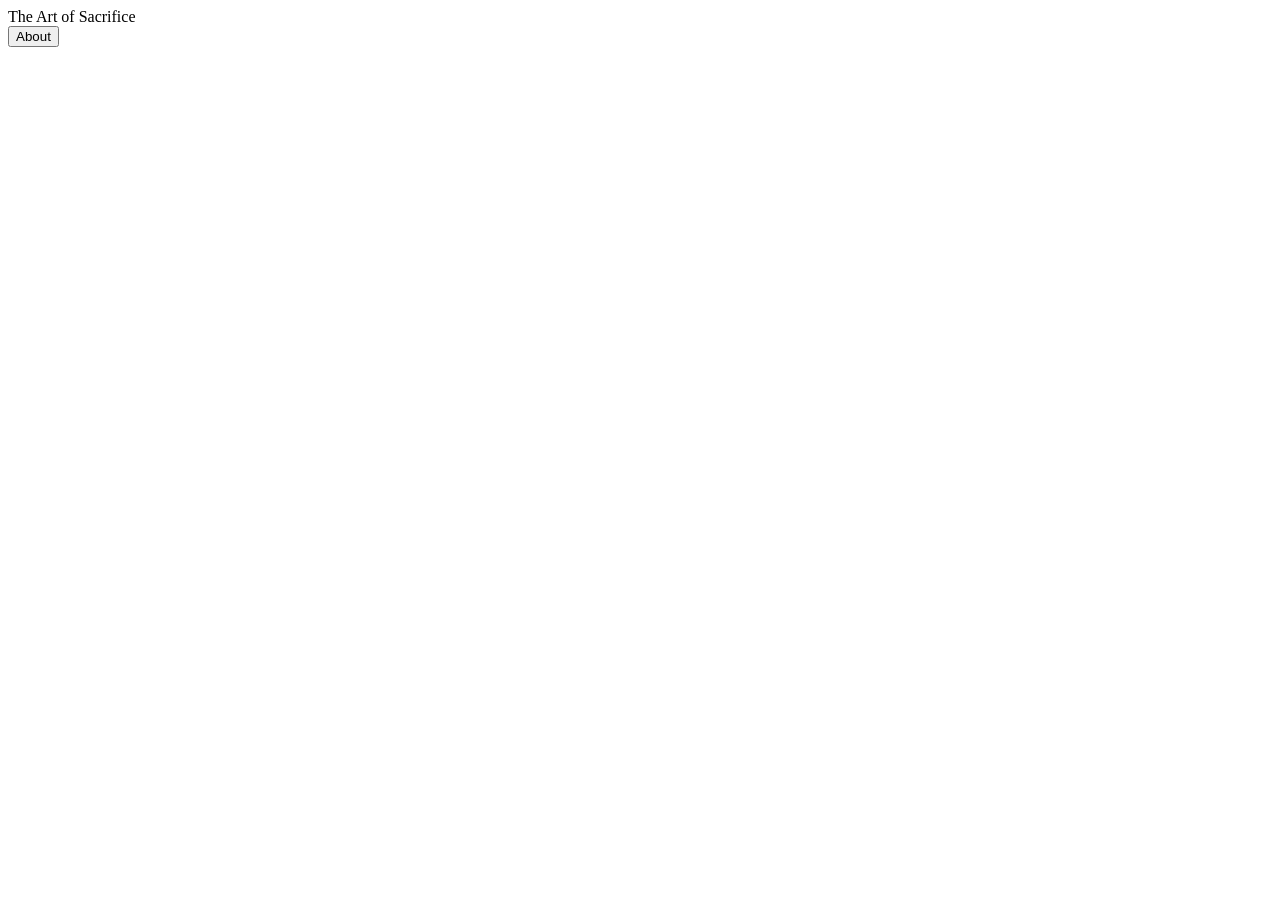
<file: src/template.html>
<!DOCTYPE html>
<html lang="en"><head><meta charset="utf-8"><meta name="viewport" content="width=device-width,initial-scale=1">
<title>The Art of Sacrifice</title>
<meta name="description" content="A ten minute strategy simulation. It is 2014. Choose a strategy for a telecom, fund it, choose what to measure, and see 1,000 futures.">
<link rel="preconnect" href="https://fonts.googleapis.com"><link rel="preconnect" href="https://fonts.gstatic.com" crossorigin>
<link href="https://fonts.googleapis.com/css2?family=Fraunces:opsz,wght@9..144,500;9..144,600&family=Inter:wght@400;500;600;700&display=swap" rel="stylesheet">
<style>/*CSS*/</style></head>
<body><header class="top"><div class="brand">The Art of Sacrifice</div><div class="dots" id="dots" aria-hidden="true"></div><div class="stepname" id="stepname"></div><button class="ghost" id="aboutBtn">About</button></header>
<main id="app"></main><div id="ov"></div>
<script>/*JS*/</script></body></html>
</file>
